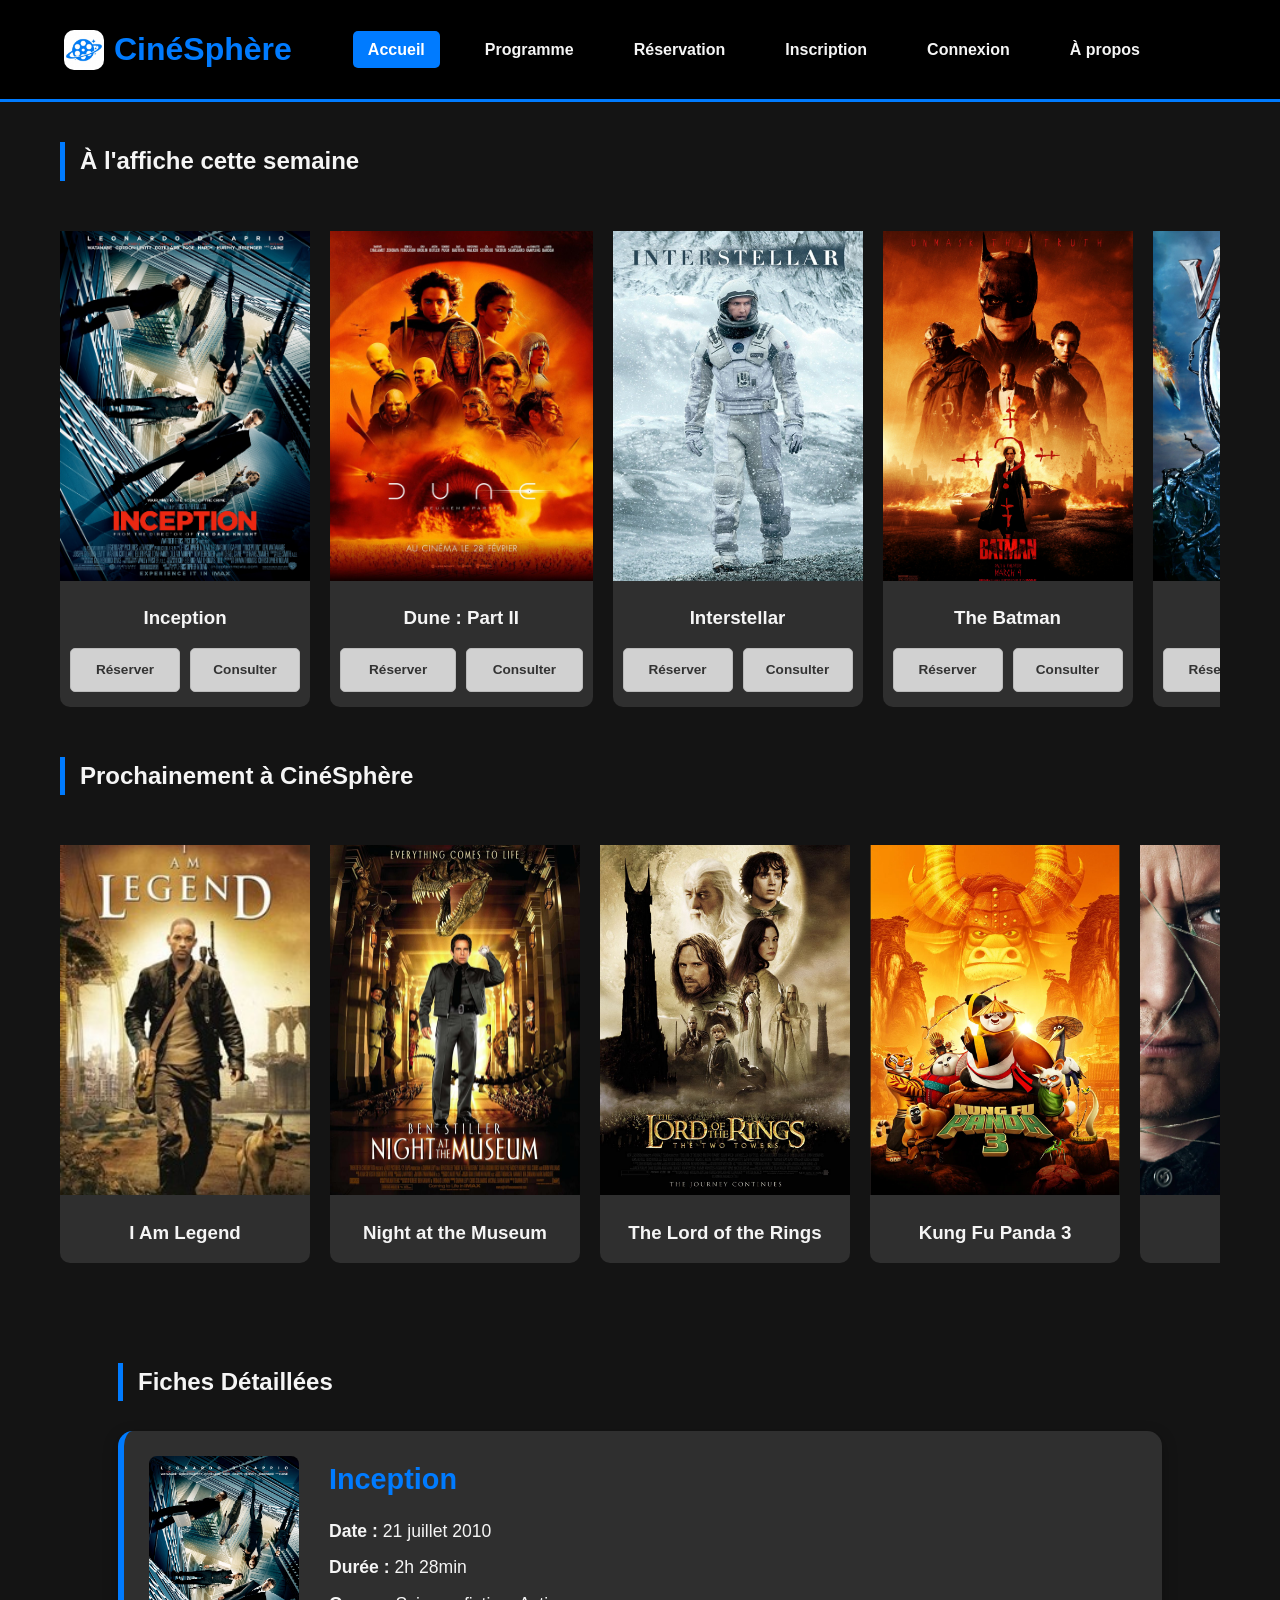
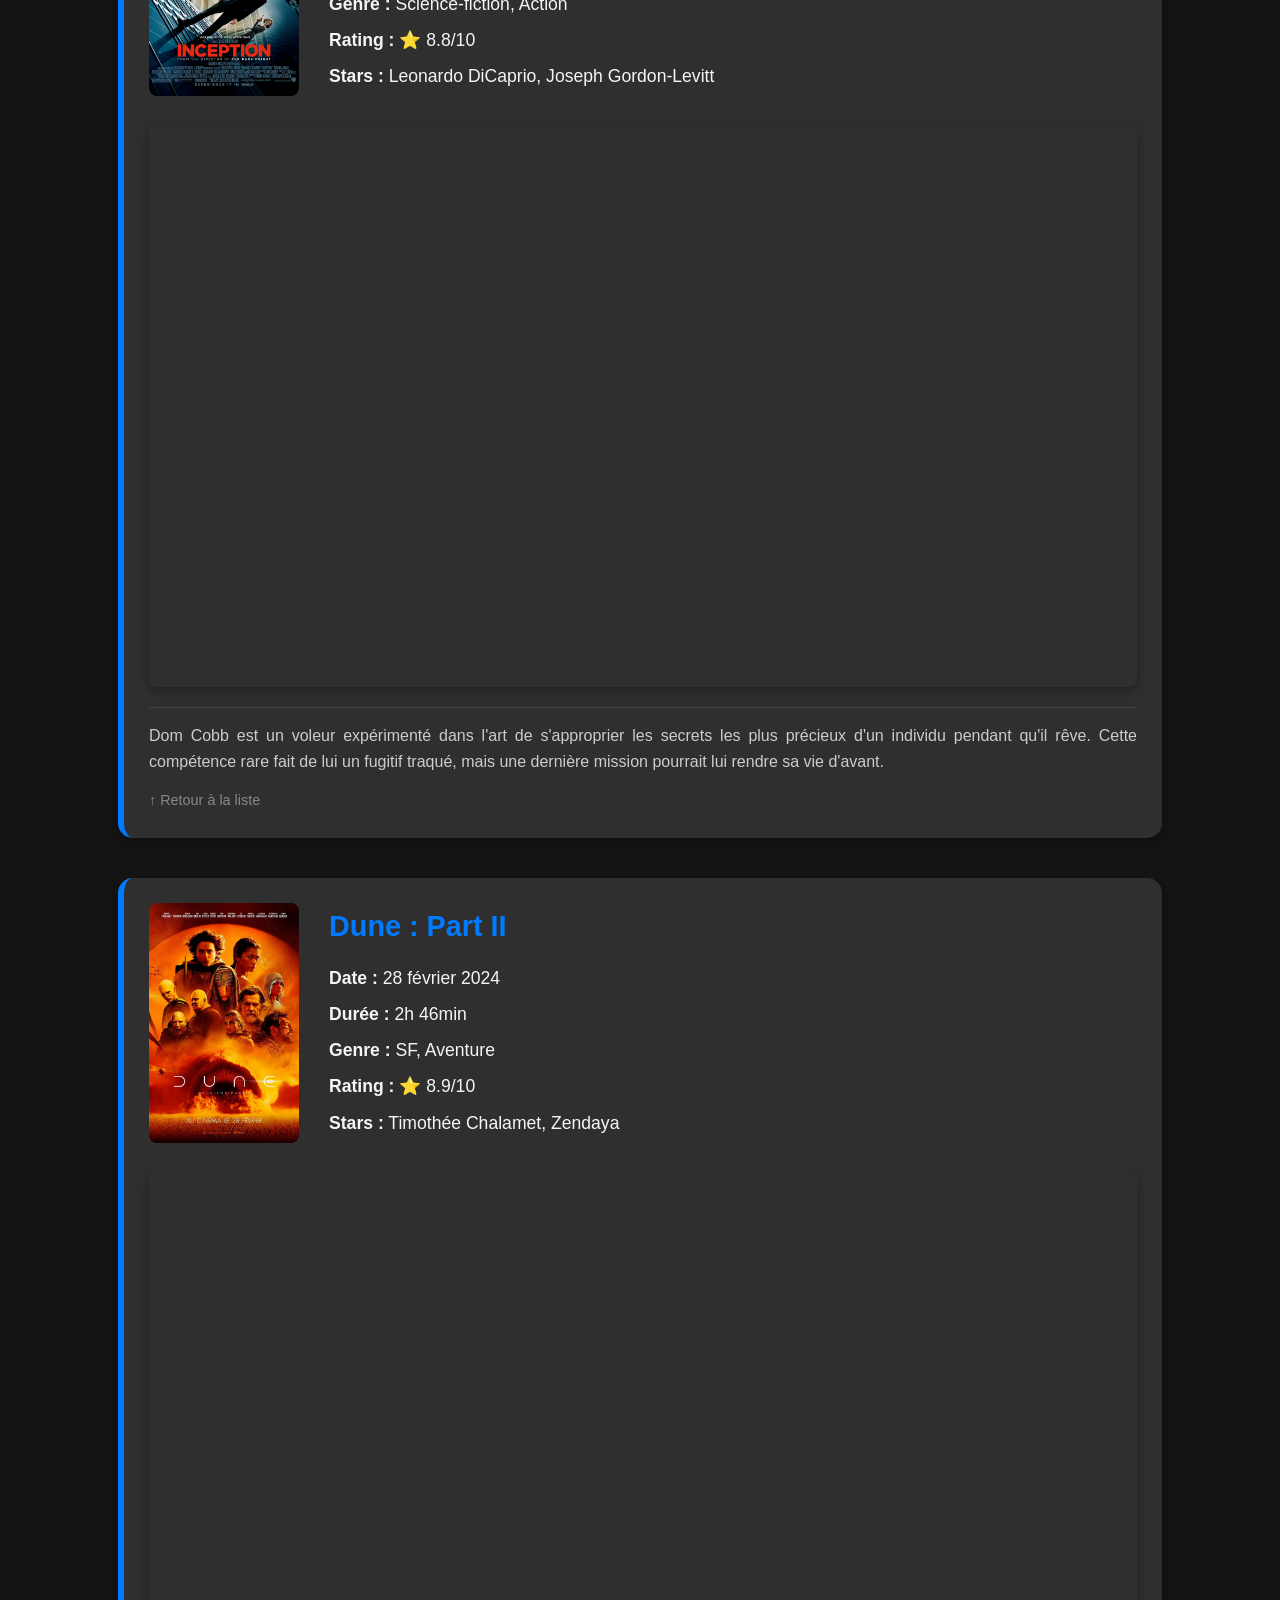
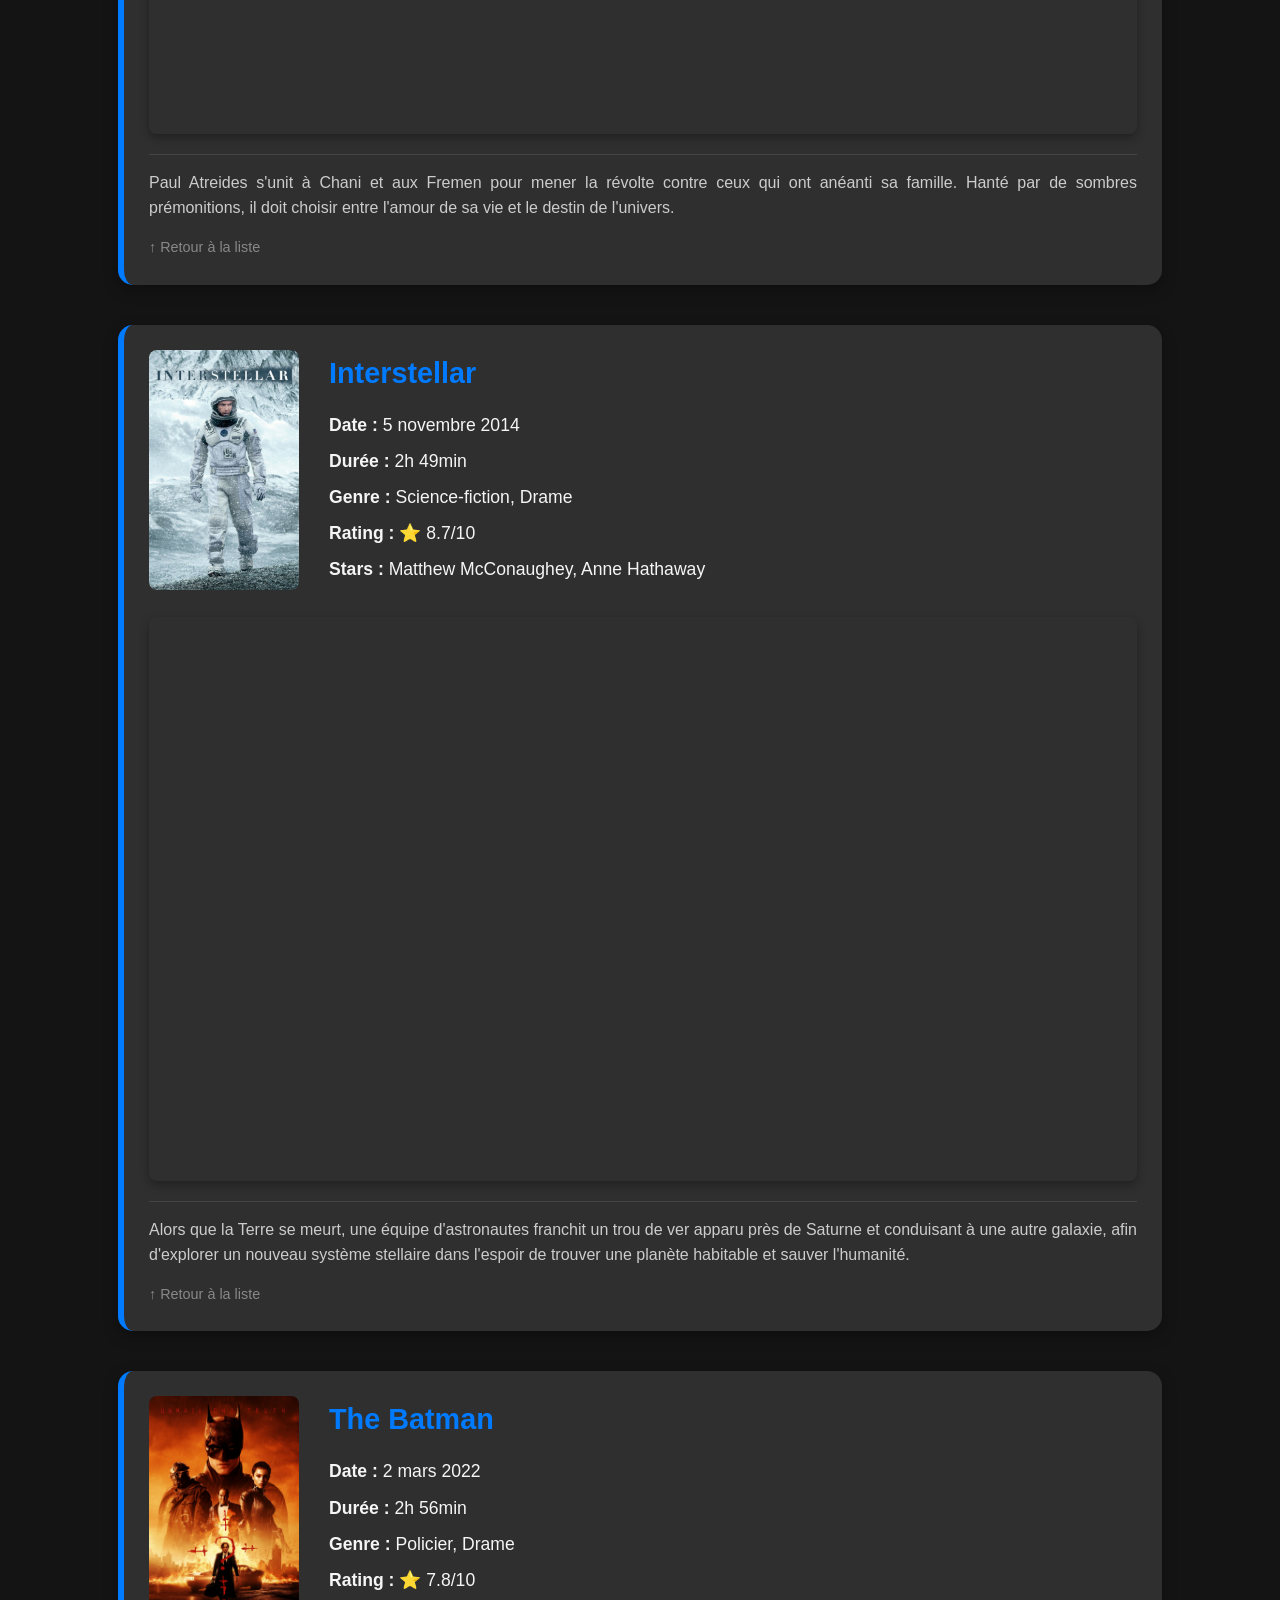
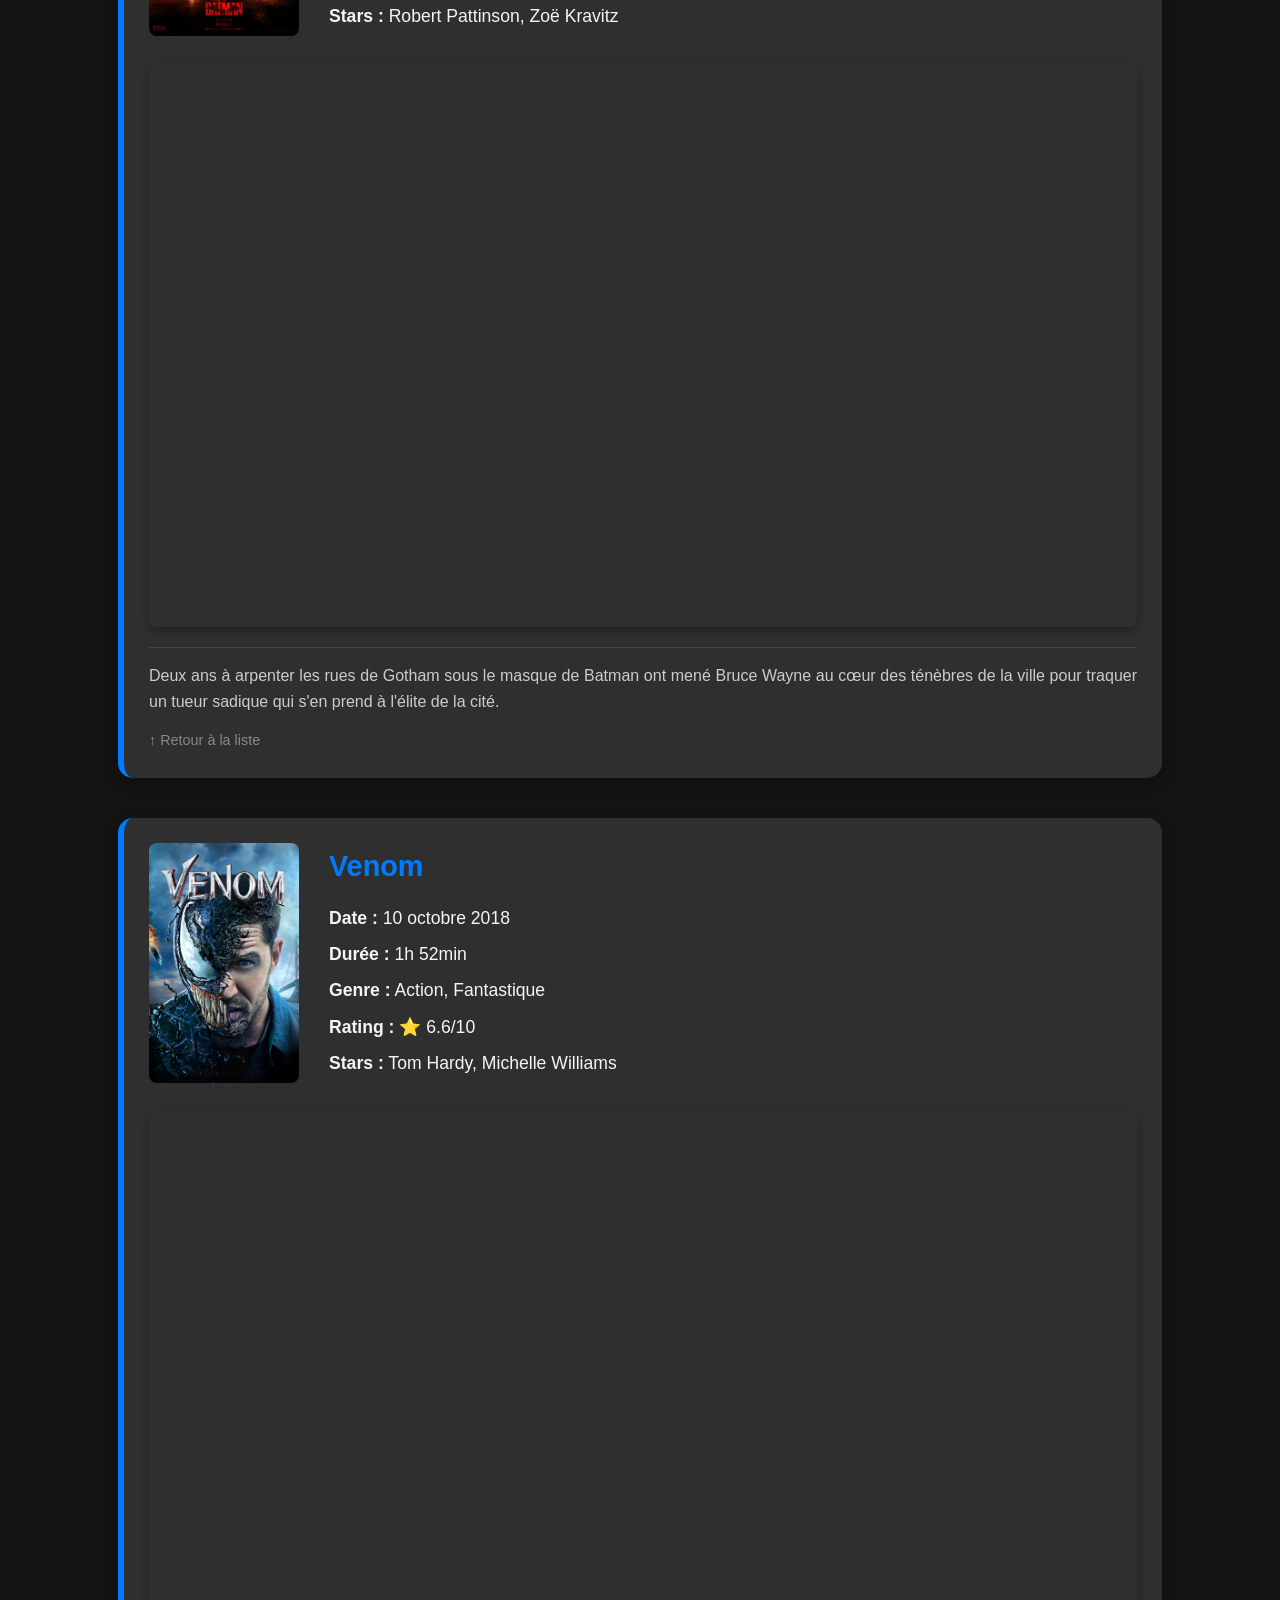
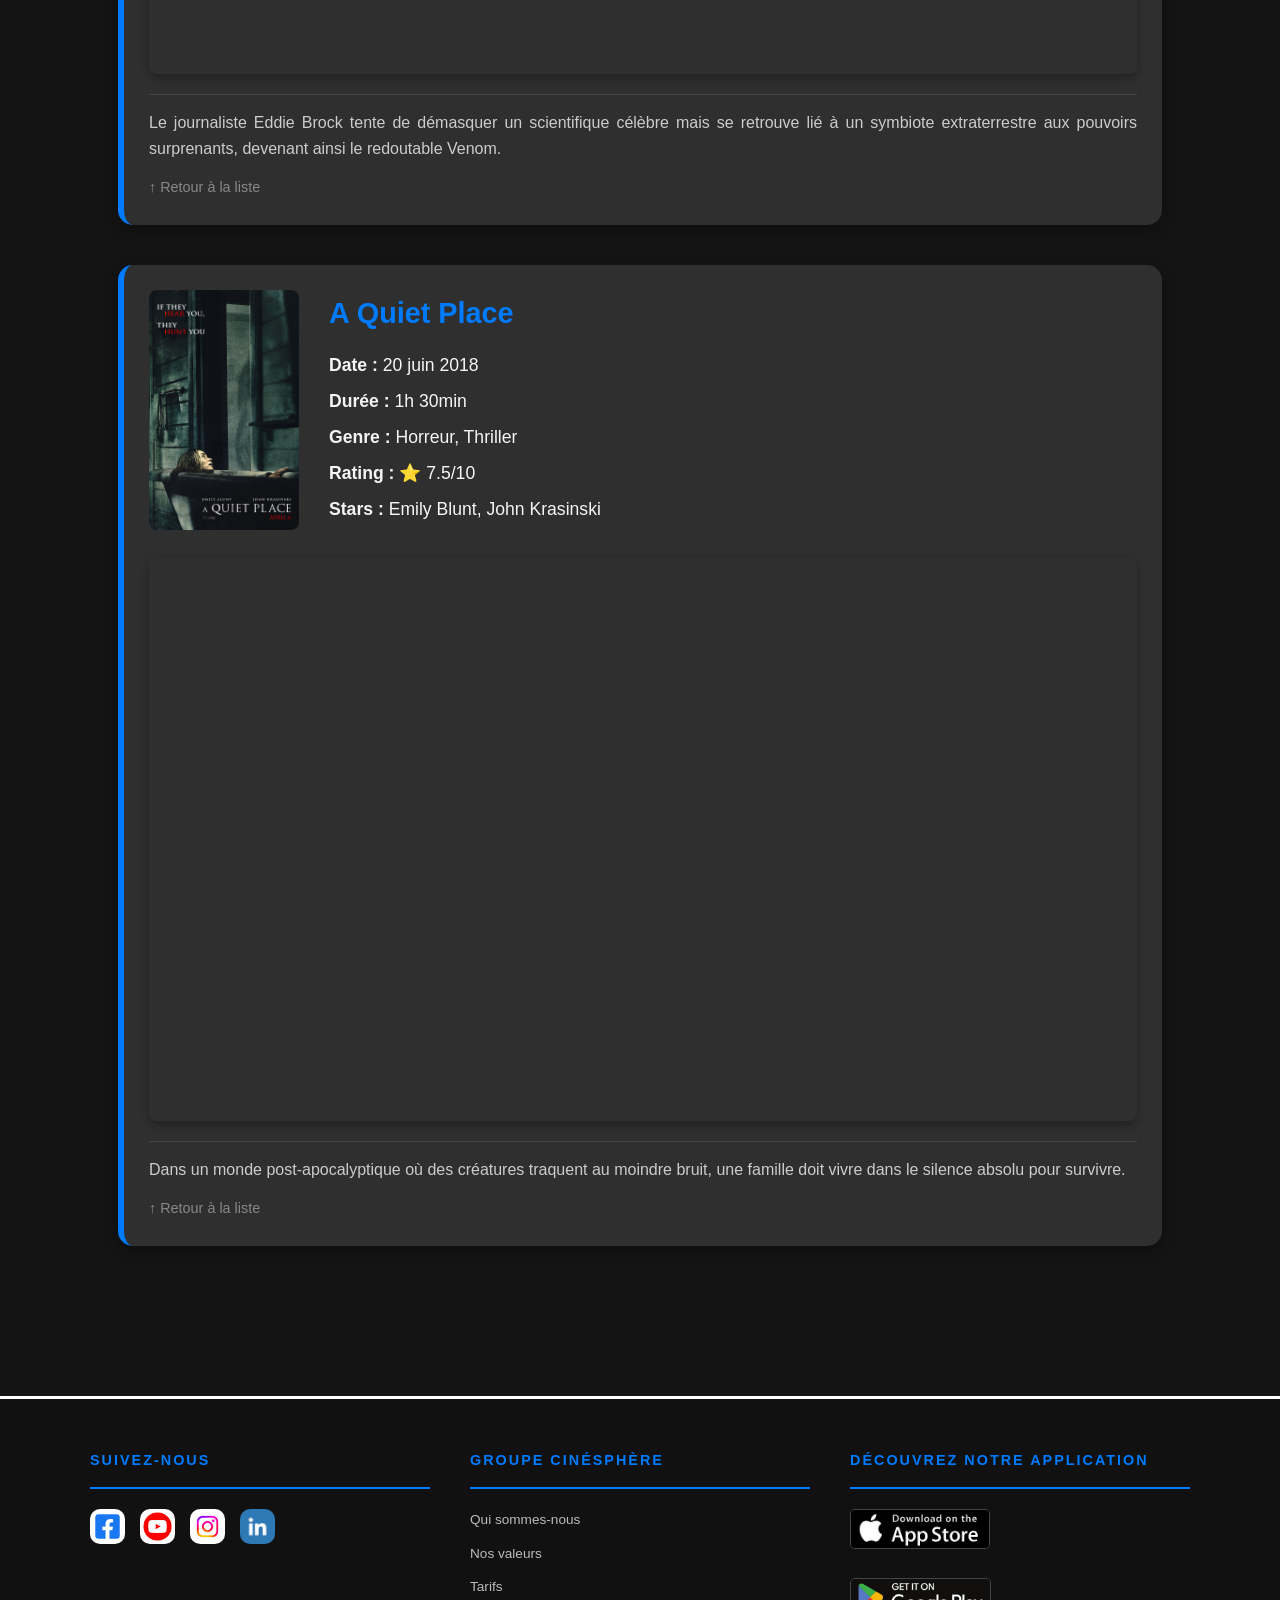
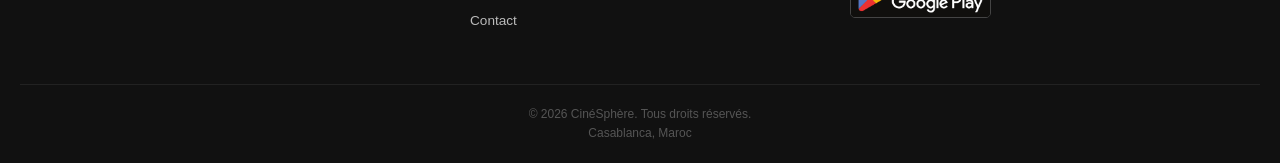
<file: Projet_CineSphere_Bouhamla_Oussama_G11/index.html>
<!DOCTYPE html>

<html lang="fr">

<head>

    <meta charset="UTF-8">
    <meta name="viewport" content="width=device-width, initial-scale=1.0">
    <title>CinéSphère | Accueil</title>
    <link rel="stylesheet" href="css/styles.css">
    <link rel="icon" type="image/jpg" href="images/logo.jpg">

</head>

<body id="top">

    <header>

        <h1 class="logo">
            <img src="images/logo.jpg" alt="Logo de CinéSphère">
            CinéSphère
        </h1>
        
        <nav>
            <ul>
                <li><a href="index.html" class="active">Accueil</a></li>
                <li><a href="planning.html">Programme</a></li>
                <li><a href="booking.html">Réservation</a></li>
                <li><a href="signup.html">Inscription</a></li>
                <li><a href="login.html">Connexion</a></li>
                <li><a href="about.html">À propos</a></li>
            </ul>
        </nav>

    </header>

    <main>

        <section class="slider-container">

            <h2 class="effet-pulse">À l'affiche cette semaine</h2>

            <div class="movie-slider">

                <article class="movie-card">

                    <img src="images/film1.jpg" alt="Inception">
                    <h3>Inception</h3>

                    <div class="card-buttons">
                        <a href="booking.html" class="btn">Réserver</a>
                        <a href="#details-inception" class="btn-info">Consulter</a>
                    </div>

                </article>
                
                <article class="movie-card">

                    <img src="images/film2.jpg" alt="Dune">
                    <h3>Dune : Part II</h3>

                    <div class="card-buttons">
                        <a href="booking.html" class="btn">Réserver</a>
                        <a href="#details-dune" class="btn-info">Consulter</a>
                    </div>

                </article>

                <article class="movie-card">

                    <img src="images/film3.jpg" alt="Interstellar">
                    <h3>Interstellar</h3>

                    <div class="card-buttons">
                        <a href="booking.html" class="btn">Réserver</a>
                        <a href="#details-interstellar" class="btn-info">Consulter</a>
                    </div>

                </article>
                
                <article class="movie-card">

                    <img src="images/film4.jpg" alt="The Batman">
                    <h3>The Batman</h3>

                    <div class="card-buttons">
                        <a href="booking.html" class="btn">Réserver</a>
                        <a href="#details-batman" class="btn-info">Consulter</a>
                    </div>

                </article>

                <article class="movie-card">

                    <img src="images/film5.jpg" alt="Venom">
                    <h3>Venom</h3>

                    <div class="card-buttons">
                        <a href="booking.html" class="btn">Réserver</a>
                        <a href="#details-venom" class="btn-info">Consulter</a>
                    </div>

                </article>
                
                <article class="movie-card">

                    <img src="images/film6.jpg" alt="A Quiet Place">
                    <h3>A Quiet Place</h3>

                    <div class="card-buttons">
                        <a href="booking.html" class="btn">Réserver</a>
                        <a href="#details-quiet" class="btn-info">Consulter</a>
                    </div>

                </article>

            </div>
        </section>
            

        <section class="upcoming-movies">

            <h2 class="effet-pulse">Prochainement à CinéSphère</h2>

            <div class="movie-slider">

                <article class="movie-card">
                    <img src="images/film7.jpg" alt="I Am Legend">
                    <h3>I Am Legend</h3>
                </article>
                
                <article class="movie-card">
                    <img src="images/film8.jpg" alt="Night at the Museum">
                    <h3>Night at the Museum</h3>
                </article>

                <article class="movie-card">
                    <img src="images/film9.jpg" alt="The Lord of the Rings">
                    <h3>The Lord of the Rings</h3>
                </article>
                
                <article class="movie-card">
                    <img src="images/film10.png" alt="Kung Fu Panda 3">
                    <h3>Kung Fu Panda 3</h3>
                </article>

                <article class="movie-card">
                    <img src="images/film11.jpg" alt="Split">
                    <h3>Split</h3>
                </article>
                
                <article class="movie-card">
                    <img src="images/film12.png" alt="Whiplash">
                    <h3>Whiplash</h3>
                </article>

            </div>
        </section>

        <section class="movie-details-section">

            <h2 class="effet-pulse">Fiches Détaillées</h2>

            <div id="details-inception" class="movie-detail-card">

                <div class="detail-header">
                    <div class="detail-img">
                        <img src="images/film1.jpg" alt="Inception">
                    </div>
                    <div class="detail-info">
                        <h3>Inception</h3>
                        <ul>
                            <li><strong>Date :</strong> 21 juillet 2010</li>
                            <li><strong>Durée :</strong> 2h 28min</li>
                            <li><strong>Genre :</strong> Science-fiction, Action</li>
                            <li><strong>Rating :</strong> ⭐ 8.8/10</li>
                            <li><strong>Stars :</strong> Leonardo DiCaprio, Joseph Gordon-Levitt</li>
                        </ul>
                    </div>
                </div>

                
                <div class="detail-trailer">
                <iframe src="https://www.youtube.com/embed/8hP9D6kZseM" title="YouTube video player" allowfullscreen></iframe>
                </div>

                <div class="detail-description">
                    <p>Dom Cobb est un voleur expérimenté dans l'art de s'approprier les secrets les plus précieux d'un individu pendant qu'il rêve. Cette compétence rare fait de lui un fugitif traqué, mais une dernière mission pourrait lui rendre sa vie d'avant.</p>
                    <a href="#top" class="back-link">↑ Retour à la liste</a>
                </div>

            </div>

            <div id="details-dune" class="movie-detail-card">

                <div class="detail-header">
                    <div class="detail-img">
                        <img src="images/film2.jpg" alt="Dune 2">
                    </div>
                    <div class="detail-info">
                        <h3>Dune : Part II</h3>
                        <ul>
                            <li><strong>Date :</strong> 28 février 2024</li>
                            <li><strong>Durée :</strong> 2h 46min</li>
                            <li><strong>Genre :</strong> SF, Aventure</li>
                            <li><strong>Rating :</strong> ⭐ 8.9/10</li>
                            <li><strong>Stars :</strong> Timothée Chalamet, Zendaya</li>
                        </ul>
                    </div>
                </div>


                <div class="detail-trailer">
                <iframe src="https://www.youtube.com/embed/_YUzQa_1RCE" title="YouTube video player" allowfullscreen></iframe>
                </div>

                <div class="detail-description">
                    <p>Paul Atreides s'unit à Chani et aux Fremen pour mener la révolte contre ceux qui ont anéanti sa famille. Hanté par de sombres prémonitions, il doit choisir entre l'amour de sa vie et le destin de l'univers.</p>
                    <a href="#top" class="back-link">↑ Retour à la liste</a>
                </div>

            </div>
            
            <div id="details-interstellar" class="movie-detail-card">

                <div class="detail-header">
                    <div class="detail-img">
                        <img src="images/film3.jpg" alt="Interstellar">
                    </div>
                    <div class="detail-info">
                        <h3>Interstellar</h3>
                        <ul>
                            <li><strong>Date :</strong> 5 novembre 2014</li>
                            <li><strong>Durée :</strong> 2h 49min</li>
                            <li><strong>Genre :</strong> Science-fiction, Drame</li>
                            <li><strong>Rating :</strong> ⭐ 8.7/10</li>
                            <li><strong>Stars :</strong> Matthew McConaughey, Anne Hathaway</li>
                        </ul>
                    </div>
                </div>

                <div class="detail-trailer">
                <iframe src="https://www.youtube.com/embed/zSWdZVtXT7E" title="YouTube video player" allowfullscreen></iframe>
                </div>

                <div class="detail-description">
                    <p>Alors que la Terre se meurt, une équipe d'astronautes franchit un trou de ver apparu près de Saturne et conduisant à une autre galaxie, afin d'explorer un nouveau système stellaire dans l'espoir de trouver une planète habitable et sauver l'humanité.</p>
                    <a href="#top" class="back-link">↑ Retour à la liste</a>
                </div>
            </div>

            <div id="details-batman" class="movie-detail-card">
                <div class="detail-header">
                    <div class="detail-img">
                        <img src="images/film4.jpg" alt="The Batman">
                    </div>
                    <div class="detail-info">
                        <h3>The Batman</h3>
                        <ul>
                            <li><strong>Date :</strong> 2 mars 2022</li>
                            <li><strong>Durée :</strong> 2h 56min</li>
                            <li><strong>Genre :</strong> Policier, Drame</li>
                            <li><strong>Rating :</strong> ⭐ 7.8/10</li>
                            <li><strong>Stars :</strong> Robert Pattinson, Zoë Kravitz</li>
                        </ul>
                    </div>
                </div>

                <div class="detail-trailer">
                <iframe src="https://www.youtube.com/embed/NLOp_6uPccQ" title="YouTube video player" allowfullscreen></iframe>
                </div>
                

                <div class="detail-description">
                    <p>Deux ans à arpenter les rues de Gotham sous le masque de Batman ont mené Bruce Wayne au cœur des ténèbres de la ville pour traquer un tueur sadique qui s'en prend à l'élite de la cité.</p>
                    <a href="#top" class="back-link">↑ Retour à la liste</a>
                </div>

            </div>

            <div id="details-venom" class="movie-detail-card">
                <div class="detail-header">
                    <div class="detail-img">
                        <img src="images/film5.jpg" alt="Venom">
                    </div>
                    <div class="detail-info">
                        <h3>Venom</h3>
                        <ul>
                            <li><strong>Date :</strong> 10 octobre 2018</li>
                            <li><strong>Durée :</strong> 1h 52min</li>
                            <li><strong>Genre :</strong> Action, Fantastique</li>
                            <li><strong>Rating :</strong> ⭐ 6.6/10</li>
                            <li><strong>Stars :</strong> Tom Hardy, Michelle Williams</li>
                        </ul>
                    </div>
                </div>

                <div class="detail-trailer">
                    <iframe src="https://www.youtube.com/embed/u9Mv98Gr5pY" title="YouTube video player" allowfullscreen></iframe>
                </div>


                <div class="detail-description">
                    <p>Le journaliste Eddie Brock tente de démasquer un scientifique célèbre mais se retrouve lié à un symbiote extraterrestre aux pouvoirs surprenants, devenant ainsi le redoutable Venom.</p>
                    <a href="#top" class="back-link">↑ Retour à la liste</a>
                </div>

            </div>

            <div id="details-quiet" class="movie-detail-card">
                <div class="detail-header">
                    <div class="detail-img">
                        <img src="images/film6.jpg" alt="A Quiet Place">
                    </div>
                    <div class="detail-info">
                        <h3>A Quiet Place</h3>
                        <ul>
                            <li><strong>Date :</strong> 20 juin 2018</li>
                            <li><strong>Durée :</strong> 1h 30min</li>
                            <li><strong>Genre :</strong> Horreur, Thriller</li>
                            <li><strong>Rating :</strong> ⭐ 7.5/10</li>
                            <li><strong>Stars :</strong> Emily Blunt, John Krasinski</li>
                        </ul>
                    </div>
                </div>

                <div class="detail-trailer">
                <iframe src="https://www.youtube.com/embed/WR7cc5t7tv8" title="YouTube video player" allowfullscreen></iframe>
                </div>

                <div class="detail-description">
                    <p>Dans un monde post-apocalyptique où des créatures traquent au moindre bruit, une famille doit vivre dans le silence absolu pour survivre.</p>
                    <a href="#top" class="back-link">↑ Retour à la liste</a>
                </div>
            </div>

        </section>

    </main>

    <footer class="site-footer">

        <div class="footer-container">
            
        <div class="footer-column">
                <h3>Suivez-nous</h3>
                <hr>
                <div class="social-icons"> 
                    <a href="https://www.facebook.com" target="_blank" rel="noopener noreferrer"><img src="images/logo-face.png" alt="Facebook"></a>
                    <a href="https://www.youtube.com" target="_blank" rel="noopener noreferrer"><img src="images/logo-you.png" alt="YouTube"></a>
                    <a href="https://www.instagram.com" target="_blank" rel="noopener noreferrer"><img src="images/logo-insta.jpg" alt="Instagram"></a>
                    <a href="https://www.linkedin.com" target="_blank" rel="noopener noreferrer"><img src="images/logo-in.png" alt="LinkedIn"></a>
                </div>
            </div>

            <div class="footer-column">
                <h3>Groupe CinéSphère</h3>
                <hr>
                <ul>
                    <li><a href="about.html#qui-sommes-nous">Qui sommes-nous</a></li>
                    <li><a href="about.html#nos-valeurs">Nos valeurs</a></li>
                    <li><a href="planning.html">Tarifs</a></li>
                    <li><a href="about.html#contact">Contact</a></li>
                </ul>
            </div>

            <div class="footer-column">
                <h3>Découvrez notre application</h3>
                <hr>
                <div class="app-badges">
                    <a href="https://www.apple.com/fr/app-store/" class="badge-link" target="_blank" rel="noopener noreferrer">
                        <img src="images/app-logo.png" alt="App Store">
                    </a>
                    <a href="https://play.google.com/store/apps?hl=fr" class="badge-link" target="_blank" rel="noopener noreferrer">
                        <img src="images/play-logo.png" alt="Google Play">
                    </a>
                </div>
            </div>

        </div>

        <div class="footer-bottom">
            <p>© 2026 CinéSphère. Tous droits réservés.</p>
            <p>Casablanca, Maroc</p>
        </div>

    </footer>

    <script src="js/pulse.js"></script>

</body>

</html>
</file>
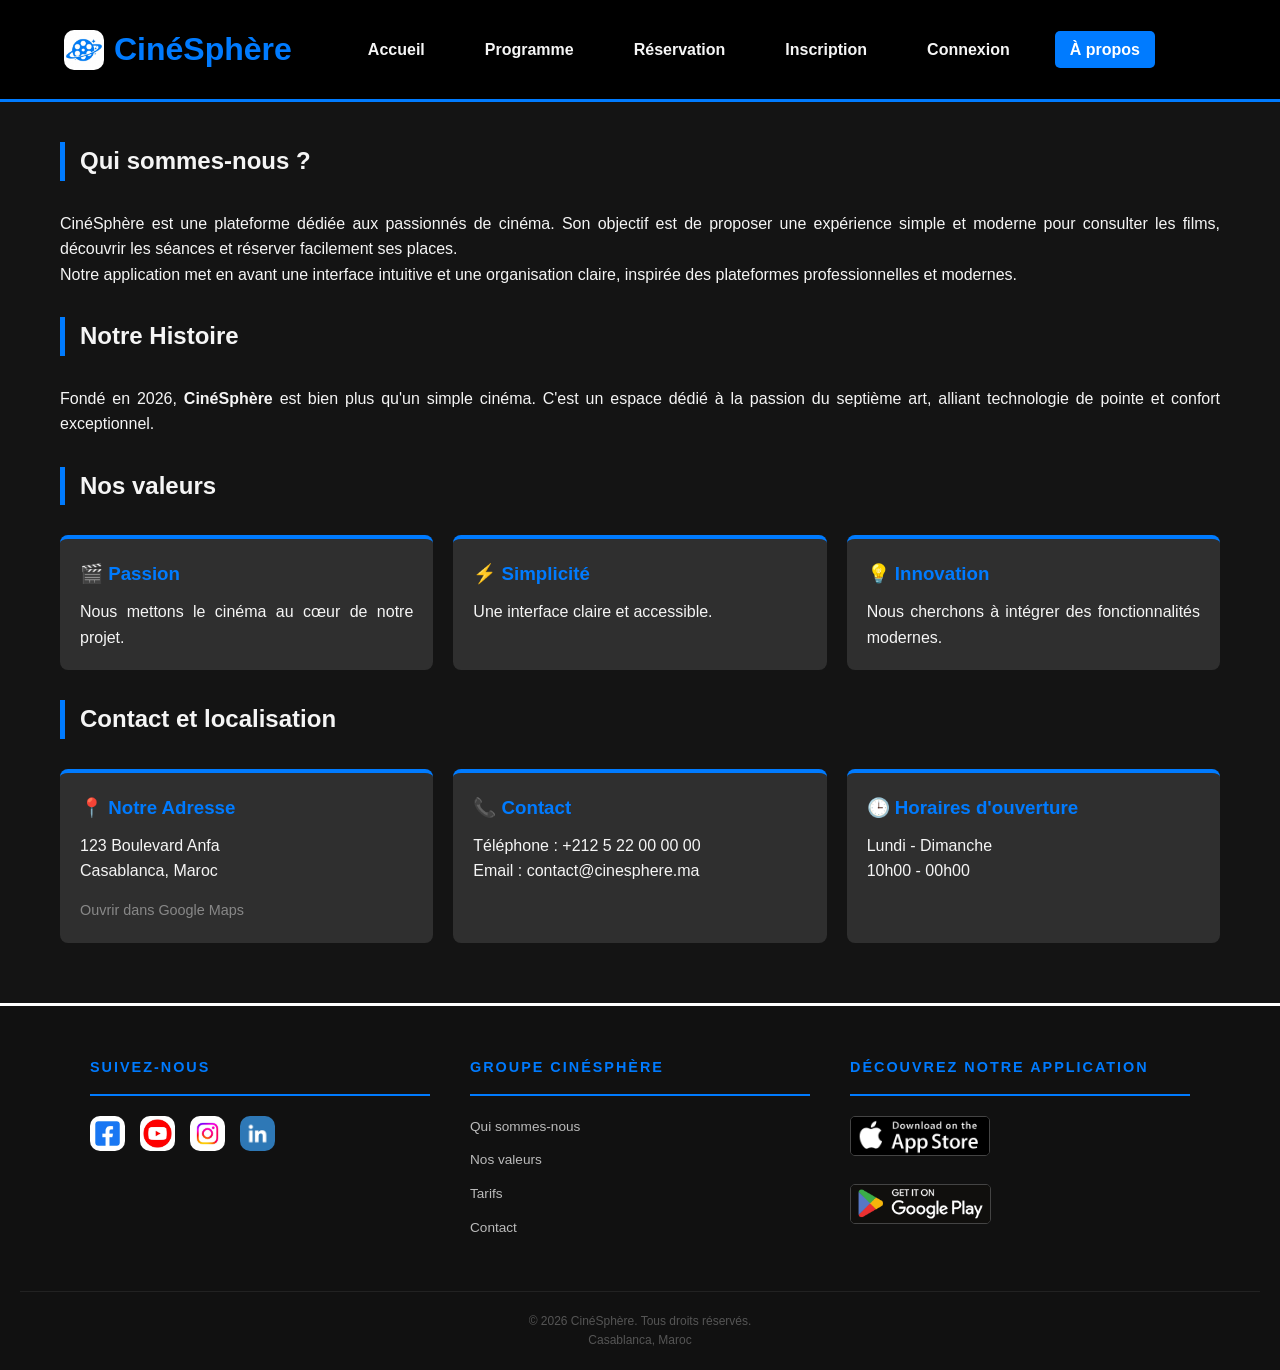
<file: Projet_CineSphere_Bouhamla_Oussama_G11/about.html>
<!DOCTYPE html>

<html lang="fr">

<head>

    <meta charset="UTF-8">
    <meta name="viewport" content="width=device-width, initial-scale=1.0">
    <title>CinéSphère | À propos</title>
    <link rel="stylesheet" href="css/styles.css">
    <link rel="icon" type="image/jpg" href="images/logo.jpg">

</head>

<body>

    <header>

        <h1 class="logo">
            <img src="images/logo.jpg" alt="logo">
            CinéSphère
        </h1>
        
        <nav>
            <ul>
                <li><a href="index.html">Accueil</a></li>
                <li><a href="planning.html">Programme</a></li>
                <li><a href="booking.html">Réservation</a></li>
                <li><a href="signup.html">Inscription</a></li>
                <li><a href="login.html">Connexion</a></li>
                <li><a href="about.html" class="active">À propos</a></li>
            </ul>
        </nav>
    </header>

    <main class="about-content">

        <section id="qui-sommes-nous">

            <h2>Qui sommes-nous ?</h2>
            <p>
                CinéSphère est une plateforme dédiée aux passionnés de cinéma. 
                Son objectif est de proposer une expérience simple 
                et moderne pour consulter les films, découvrir les séances et réserver facilement ses places.
            </p>
            <p> Notre application met en avant une interface intuitive et une organisation claire, 
                inspirée des plateformes professionnelles et modernes. 
            </p>

            <h2>Notre Histoire</h2>
            <p>
                Fondé en 2026, <strong>CinéSphère</strong> est bien plus qu'un simple cinéma.
                C'est un espace dédié à la passion du septième art, 
                alliant technologie de pointe et confort exceptionnel.
            </p>

        </section>

        <section id="nos-valeurs">

            <h2>Nos valeurs</h2>
            <div class="info-grid">
                <div class="info-card">
                    <h3>🎬 Passion</h3>
                    <p>Nous mettons le cinéma au cœur de notre projet.</p>
                </div>
                <div class="info-card">
                    <h3>⚡ Simplicité</h3>
                    <p>Une interface claire et accessible.</p>
                </div>
                <div class="info-card">
                    <h3>💡 Innovation</h3>
                    <p>Nous cherchons à intégrer des fonctionnalités modernes.</p>
                </div>
            </div>

        </section>

        <section id="contact">

            <h2>Contact et localisation</h2>
            <div class="info-grid">
                <div class="info-card">
                    <h3>📍 Notre Adresse</h3>
                    <p>123 Boulevard Anfa<br>Casablanca, Maroc</p>
                    <p><a href="https://maps.app.goo.gl/mNTXzLqVTPxFw11F7" target="_blank" rel="noopener noreferrer" id="adresse">Ouvrir dans Google Maps</a></p>
                </div>
                
                <div class="info-card">
                    <h3>📞 Contact</h3>
                    <p>Téléphone : +212 5 22 00 00 00<br>Email : contact@cinesphere.ma</p>
                </div>

                <div class="info-card">
                    <h3>🕒 Horaires d'ouverture</h3>
                    <p>Lundi - Dimanche<br>10h00 - 00h00</p>
                </div> <!-- Ajout de la div manquante ici -->
            </div>

        </section>

    </main>

    <footer class="site-footer">

        <div class="footer-container">
            
        <div class="footer-column">
                <h3>Suivez-nous</h3>
                <hr>
                <div class="social-icons"> 
                    <a href="https://www.facebook.com" target="_blank" rel="noopener noreferrer"><img src="images/logo-face.png" alt="Facebook"></a>
                    <a href="https://www.youtube.com" target="_blank" rel="noopener noreferrer"><img src="images/logo-you.png" alt="YouTube"></a>
                    <a href="https://www.instagram.com" target="_blank" rel="noopener noreferrer"><img src="images/logo-insta.jpg" alt="Instagram"></a>
                    <a href="https://www.linkedin.com" target="_blank" rel="noopener noreferrer"><img src="images/logo-in.png" alt="LinkedIn"></a>
                </div>
            </div>

            <div class="footer-column">
                <h3>Groupe CinéSphère</h3>
                <hr>
                <ul>
                    <li><a href="about.html#qui-sommes-nous">Qui sommes-nous</a></li>
                    <li><a href="about.html#nos-valeurs">Nos valeurs</a></li>
                    <li><a href="planning.html">Tarifs</a></li>
                    <li><a href="about.html#contact">Contact</a></li>
                </ul>
            </div>

            <div class="footer-column">
                <h3>Découvrez notre application</h3>
                <hr>
                <div class="app-badges">
                    <a href="https://www.apple.com/fr/app-store/" class="badge-link" target="_blank" rel="noopener noreferrer">
                        <img src="images/app-logo.png" alt="App Store">
                    </a>
                    <a href="https://play.google.com/store/apps?hl=fr" class="badge-link" target="_blank" rel="noopener noreferrer">
                        <img src="images/play-logo.png" alt="Google Play">
                    </a>
                </div>
            </div>

        </div>

        <div class="footer-bottom">
            <p>© 2026 CinéSphère. Tous droits réservés.</p>
            <p>Casablanca, Maroc</p>
        </div>

    </footer>

</body>

</html>
</file>
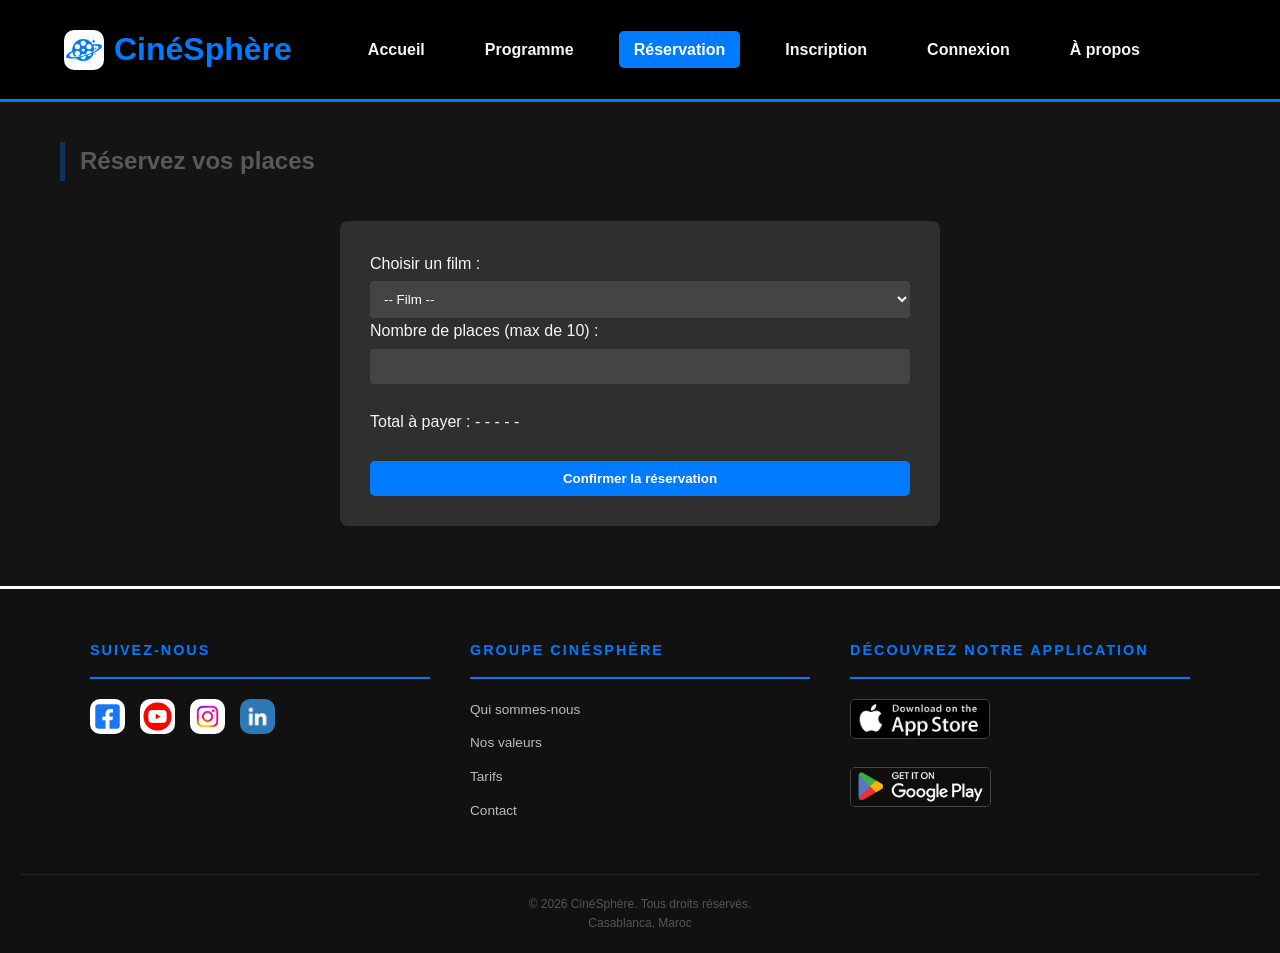
<file: Projet_CineSphere_Bouhamla_Oussama_G11/booking.html>
<!DOCTYPE html>

<html lang="fr">

<head>

    <meta charset="UTF-8">
    <title>CinéSphère | Réservation</title>
    <link rel="stylesheet" href="css/styles.css">
    <link rel="icon" type="image/jpg" href="images/logo.jpg">

</head>

<body>

    <header>

        <h1 class="logo">
            <img src="images/logo.jpg" alt="Logo de CinéSphère">CinéSphère
        </h1>
        
        <nav>
            <ul>
                <li><a href="index.html">Accueil</a></li>
                <li><a href="planning.html">Programme</a></li>
                <li><a href="booking.html" class="active">Réservation</a></li>
                <li><a href="signup.html">Inscription</a></li>
                <li><a href="login.html">Connexion</a></li>
                <li><a href="about.html">À propos</a></li>
            </ul>
        </nav>
    </header>

    <main>
        
        <h2 class="effet-pulse">Réservez vos places</h2>
        <form id="booking-form">
            
            <label for="movie-select">Choisir un film :</label>
            <select id="movie-select" required>
                <option value="" disabled selected hidden>-- Film --</option>
                <option value="90">Inception (90 DH)</option>
                <option value="85">Dune : Part II (85 DH)</option>
                <option value="85">Interstellar (85 DH)</option>
                <option value="95">The Batman (95 DH)</option>
                <option value="85">Venom (85 DH)</option>
                <option value="85">A Quiet Place (85 DH)</option>
            </select>

            <label for="quantity">Nombre de places (max de 10) :</label>
            <input type="number" id="quantity" min="1" max="10" step="1" required>
            
            <br><br>
            <div class="price-display">
                <p>Total à payer : <span id="total-price">- - - - -</span></p>
            </div>
            <br>
            <button type="submit" id="btn-book">Confirmer la réservation</button>
        </form>

    </main>

    <footer class="site-footer">

        <div class="footer-container">
            
        <div class="footer-column">
                <h3>Suivez-nous</h3>
                <hr>
                <div class="social-icons"> 
                    <a href="https://www.facebook.com" target="_blank" rel="noopener noreferrer"><img src="images/logo-face.png" alt="Facebook"></a>
                    <a href="https://www.youtube.com" target="_blank" rel="noopener noreferrer"><img src="images/logo-you.png" alt="YouTube"></a>
                    <a href="https://www.instagram.com" target="_blank" rel="noopener noreferrer"><img src="images/logo-insta.jpg" alt="Instagram"></a>
                    <a href="https://www.linkedin.com" target="_blank" rel="noopener noreferrer"><img src="images/logo-in.png" alt="LinkedIn"></a>
                </div>
            </div>

            <div class="footer-column">
                <h3>Groupe CinéSphère</h3>
                <hr>
                <ul>
                    <li><a href="about.html#qui-sommes-nous">Qui sommes-nous</a></li>
                    <li><a href="about.html#nos-valeurs">Nos valeurs</a></li>
                    <li><a href="planning.html">Tarifs</a></li>
                    <li><a href="about.html#contact">Contact</a></li>
                </ul>
            </div>

            <div class="footer-column">
                <h3>Découvrez notre application</h3>
                <hr>
                <div class="app-badges">
                    <a href="https://www.apple.com/fr/app-store/" class="badge-link" target="_blank" rel="noopener noreferrer">
                        <img src="images/app-logo.png" alt="App Store">
                    </a>
                    <a href="https://play.google.com/store/apps?hl=fr" class="badge-link" target="_blank" rel="noopener noreferrer">
                        <img src="images/play-logo.png" alt="Google Play">
                    </a>
                </div>
            </div>

        </div>

        <div class="footer-bottom">
            <p>© 2026 CinéSphère. Tous droits réservés.</p>
            <p>Casablanca, Maroc</p>
        </div>

    </footer>

    <script src="js/booking.js"></script>
    <script src="js/pulse.js"></script>

</body>
</html>
</file>
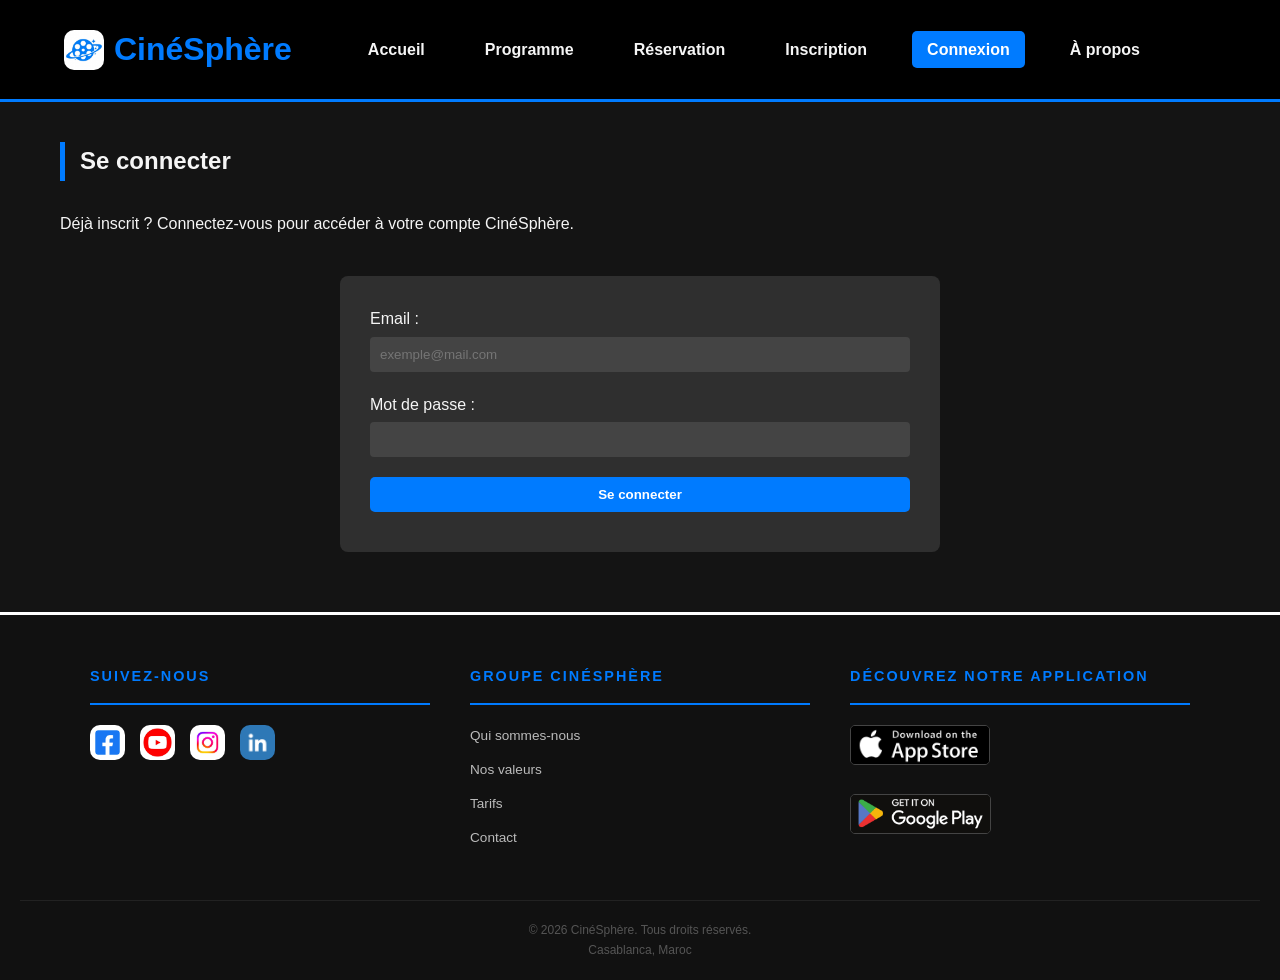
<file: Projet_CineSphere_Bouhamla_Oussama_G11/login.html>
<!DOCTYPE html>

<html lang="fr">

<head>

    <meta charset="UTF-8">
    <meta name="viewport" content="width=device-width, initial-scale=1.0">
    <title>CinéSphère | Connexion</title>
    <link rel="stylesheet" href="css/styles.css">
    <link rel="icon" type="image/jpg" href="images/logo.jpg">

</head>

<body>

    <header>

        <h1 class="logo">
            <img src="images/logo.jpg" alt="Logo de CinéSphère">
            CinéSphère
        </h1>
        
        <nav>
            <ul>
                <li><a href="index.html">Accueil</a></li>
                <li><a href="planning.html">Programme</a></li>
                <li><a href="booking.html">Réservation</a></li>
                <li><a href="signup.html">Inscription</a></li>
                <li><a href="login.html" class="active">Connexion</a></li>
                <li><a href="about.html">À propos</a></li>
            </ul>
        </nav>
    </header>

    <main>

        <section class="form-container">
            <h2 class="effet-pulse">Se connecter</h2>
            <p>Déjà inscrit ? Connectez-vous pour accéder à votre compte CinéSphère.</p>

            <form id="login-form">
                
                <div class="form-group">
                    <label for="login-email">Email :</label>
                    <input type="email" id="login-email" required placeholder="exemple@mail.com">
                </div>

                <div class="form-group">
                    <label for="login-password">Mot de passe :</label>
                    <input type="password" id="login-password" required>
                </div>

                <button type="submit" id="btn-login">Se connecter</button>

                <div id="login-message" class="form-message"></div>

            </form>
        </section>
    </main>

    <footer class="site-footer">
        <div class="footer-container">
            
        <div class="footer-column">
                <h3>Suivez-nous</h3>
                <hr>
                <div class="social-icons"> 
                    <a href="https://www.facebook.com" target="_blank" rel="noopener noreferrer"><img src="images/logo-face.png" alt="Facebook"></a>
                    <a href="https://www.youtube.com" target="_blank" rel="noopener noreferrer"><img src="images/logo-you.png" alt="YouTube"></a>
                    <a href="https://www.instagram.com" target="_blank" rel="noopener noreferrer"><img src="images/logo-insta.jpg" alt="Instagram"></a>
                    <a href="https://www.linkedin.com" target="_blank" rel="noopener noreferrer"><img src="images/logo-in.png" alt="LinkedIn"></a>
                </div>
            </div>

            <div class="footer-column">
                <h3>Groupe CinéSphère</h3>
                <hr>
                <ul>
                    <li><a href="about.html#qui-sommes-nous">Qui sommes-nous</a></li>
                    <li><a href="about.html#nos-valeurs">Nos valeurs</a></li>
                    <li><a href="planning.html">Tarifs</a></li>
                    <li><a href="about.html#contact">Contact</a></li>
                </ul>
            </div>

            <div class="footer-column">
                <h3>Découvrez notre application</h3>
                <hr>
                <div class="app-badges">
                    <a href="https://www.apple.com/fr/app-store/" class="badge-link" target="_blank" rel="noopener noreferrer">
                        <img src="images/app-logo.png" alt="App Store">
                    </a>
                    <a href="https://play.google.com/store/apps?hl=fr" class="badge-link" target="_blank" rel="noopener noreferrer">
                        <img src="images/play-logo.png" alt="Google Play">
                    </a>
                </div>
            </div>

        </div>

        <div class="footer-bottom">
            <p>© 2026 CinéSphère. Tous droits réservés.</p>
            <p>Casablanca, Maroc</p>
        </div>
    </footer>

    <script src="js/login.js"></script>

</body>

</html>
</file>
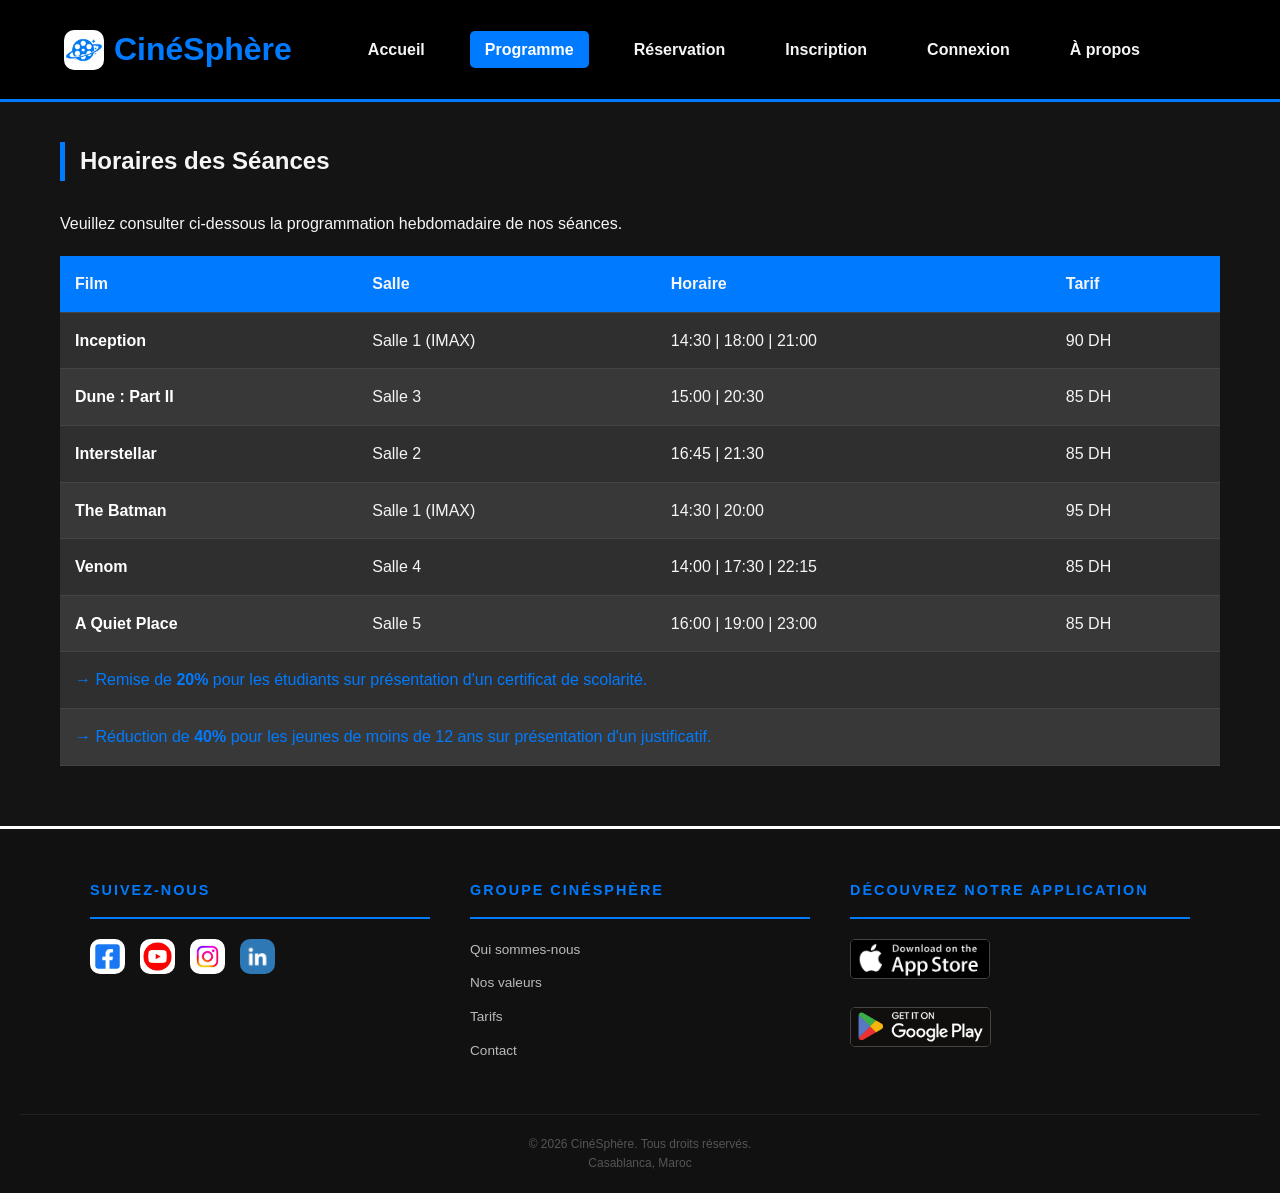
<file: Projet_CineSphere_Bouhamla_Oussama_G11/planning.html>
<!DOCTYPE html>

<html lang="fr">

<head>

    <meta charset="UTF-8">
    <meta name="viewport" content="width=device-width, initial-scale=1.0">
    <title>CinéSphère | Programme & Tarifs</title>
    <link rel="stylesheet" href="css/styles.css">
    <link rel="icon" type="image/jpg" href="images/logo.jpg">

</head>

<body>

    <header>

        <h1 class="logo">
            <img src="images/logo.jpg" alt="Logo de CinéSphère">
            CinéSphère
        </h1>
        
        <nav>
            <ul>
                <li><a href="index.html">Accueil</a></li>
                <li><a href="planning.html" class="active">Programme</a></li>
                <li><a href="booking.html">Réservation</a></li>
                <li><a href="signup.html">Inscription</a></li>
                <li><a href="login.html">Connexion</a></li>
                <li><a href="about.html">À propos</a></li>
            </ul>
        </nav>
    </header>

    <main>

        <section>
            <h2>Horaires des Séances</h2>
            <p>Veuillez consulter ci-dessous la programmation hebdomadaire de nos séances.</p>

            <table class="schedule-table">
                <thead>
                    <tr>
                        <th>Film</th>
                        <th>Salle</th>
                        <th>Horaire</th>
                        <th>Tarif</th>
                    </tr>
                </thead>
                <tbody>
                    <tr>
                        <td><a href="index.html#details-inception" title="Consulter ce film"><strong>Inception</strong></a></td>
                        <td>Salle 1 (IMAX)</td>
                        <td>14:30 | 18:00 | 21:00</td>
                        <td>90 DH</td>
                    </tr>
                    <tr>
                        <td><a href="index.html#details-dune" title="Consulter ce film"><strong>Dune : Part II</strong></a></td>
                        <td>Salle 3</td>
                        <td>15:00 | 20:30</td>
                        <td>85 DH</td>
                    </tr>
                    <tr>
                        <td><a href="index.html#details-interstellar" title="Consulter ce film"><strong>Interstellar</strong></a></td>
                        <td>Salle 2</td>
                        <td>16:45 | 21:30</td>
                        <td>85 DH</td>
                    </tr>
                    <tr>
                        <td><a href="index.html#details-batman" title="Consulter ce film"><strong>The Batman</strong></a></td>
                        <td>Salle 1 (IMAX)</td>
                        <td>14:30 | 20:00</td>
                        <td>95 DH</td>
                    </tr>
                    <tr>
                        <td><a href="index.html#details-venom" title="Consulter ce film"><strong>Venom</strong></a></td>
                        <td>Salle 4</td>
                        <td>14:00 | 17:30 | 22:15</td>
                        <td>85 DH</td>
                    </tr>
                    <tr>
                        <td><a href="index.html#details-quiet" title="Consulter ce film"><strong>A Quiet Place</strong></a></td>
                        <td>Salle 5</td>
                        <td>16:00 | 19:00 | 23:00</td>
                        <td>85 DH</td>
                    </tr>

                </tbody>
                <tfoot>
                    <tr>
                        <td colspan="4" class="promo-text">→ Remise de <strong>20%</strong> pour les étudiants sur présentation d'un certificat de scolarité.</td> 
                    </tr>
                    <tr>
                        <td colspan="4" class="promo-text">→ Réduction de <strong>40%</strong> pour les jeunes de moins de 12 ans sur présentation d'un justificatif.</td>
                    </tr>
                </tfoot>
            </table>
        </section>

       
    </main>

    <footer class="site-footer">

        <div class="footer-container">
            
        <div class="footer-column">
                <h3>Suivez-nous</h3>
                <hr>
                <div class="social-icons"> 
                    <a href="https://www.facebook.com" target="_blank" rel="noopener noreferrer"><img src="images/logo-face.png" alt="Facebook"></a>
                    <a href="https://www.youtube.com" target="_blank" rel="noopener noreferrer"><img src="images/logo-you.png" alt="YouTube"></a>
                    <a href="https://www.instagram.com" target="_blank" rel="noopener noreferrer"><img src="images/logo-insta.jpg" alt="Instagram"></a>
                    <a href="https://www.linkedin.com" target="_blank" rel="noopener noreferrer"><img src="images/logo-in.png" alt="LinkedIn"></a>
                </div>
            </div>

            <div class="footer-column">
                <h3>Groupe CinéSphère</h3>
                <hr>
                <ul>
                    <li><a href="about.html#qui-sommes-nous">Qui sommes-nous</a></li>
                    <li><a href="about.html#nos-valeurs">Nos valeurs</a></li>
                    <li><a href="planning.html">Tarifs</a></li>
                    <li><a href="about.html#contact">Contact</a></li>
                </ul>
            </div>

            <div class="footer-column">
                <h3>Découvrez notre application</h3>
                <hr>
                <div class="app-badges">
                    <a href="https://www.apple.com/fr/app-store/" class="badge-link" target="_blank" rel="noopener noreferrer">
                        <img src="images/app-logo.png" alt="App Store">
                    </a>
                    <a href="https://play.google.com/store/apps?hl=fr" class="badge-link" target="_blank" rel="noopener noreferrer">
                        <img src="images/play-logo.png" alt="Google Play">
                    </a>
                </div>
            </div>

        </div>

        <div class="footer-bottom">
            <p>© 2026 CinéSphère. Tous droits réservés.</p>
            <p>Casablanca, Maroc</p>
        </div>

    </footer>

</body>

</html>
</file>
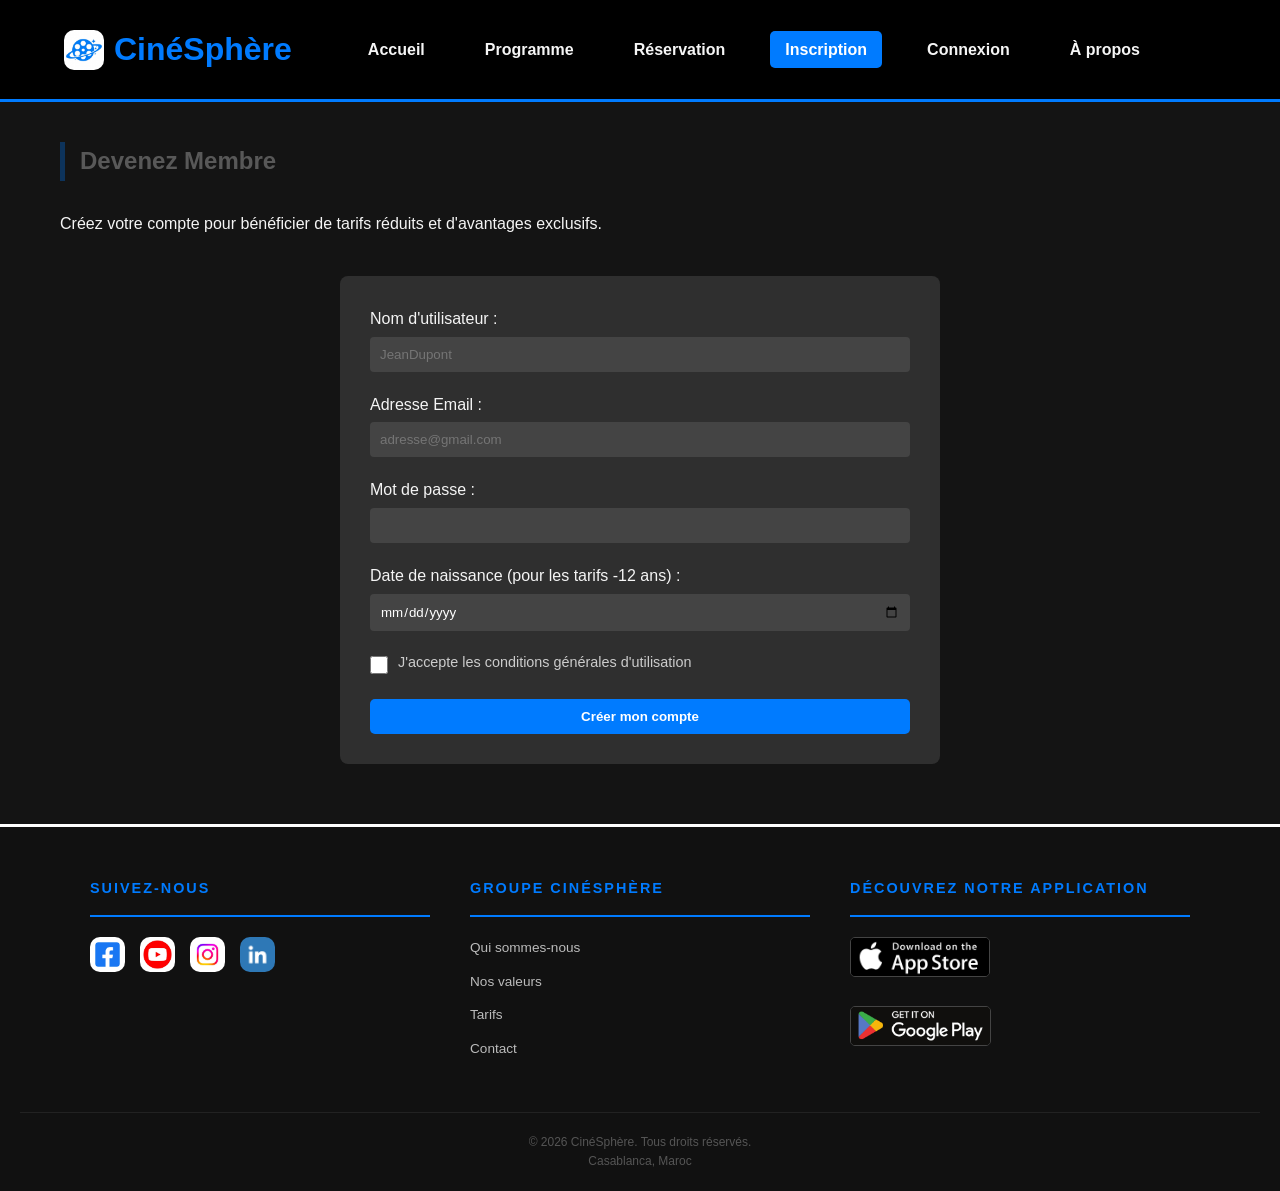
<file: Projet_CineSphere_Bouhamla_Oussama_G11/signup.html>
<!DOCTYPE html>

<html lang="fr">

<head>

    <meta charset="UTF-8">
    <meta name="viewport" content="width=device-width, initial-scale=1.0">
    <title>CinéSphère | Inscription</title>
    <link rel="stylesheet" href="css/styles.css">
    <link rel="icon" type="image/jpg" href="images/logo.jpg">

</head>

<body>

    <header>

        <h1 class="logo">
            <img src="images/logo.jpg" alt="Logo de CinéSphère">
            CinéSphère
        </h1>
        
        <nav>
            <ul>
                <li><a href="index.html">Accueil</a></li>
                <li><a href="planning.html">Programme</a></li>
                <li><a href="booking.html">Réservation</a></li>
                <li><a href="signup.html" class="active">Inscription</a></li>
                <li><a href="login.html">Connexion</a></li>
                <li><a href="about.html">À propos</a></li>
            </ul>
        </nav>

    </header>

    <main>

        <section class="form-container">
            <h2 class="effet-pulse">Devenez Membre</h2>
            <p>Créez votre compte pour bénéficier de tarifs réduits et d'avantages exclusifs.</p>

            <form id="signup-form">
                <div class="form-group">
                    <label for="username">Nom d'utilisateur :</label>
                    <input type="text" id="username" name="username" required placeholder="JeanDupont">
                </div>

                <div class="form-group">
                    <label for="email">Adresse Email :</label>
                    <input type="email" id="email" name="email" required placeholder="adresse@gmail.com">
                </div>

                <div class="form-group">
                    <label for="password">Mot de passe :</label>
                    <input type="password" id="password" name="password" required minlength="8">
                </div>

                <div class="form-group">
                    <label for="birthdate">Date de naissance (pour les tarifs -12 ans) :</label>
                    <input type="date" id="birthdate" name="birthdate">
                </div>

                <div class="form-check">
                    <input type="checkbox" id="accept-cgu" name="terms" required>
                    <label for="accept-cgu">J'accepte les conditions générales d'utilisation</label>
                </div>

                <button type="submit" id="btn-submit">Créer mon compte</button>

            </form>
        </section>

    </main>

    <footer class="site-footer">

        <div class="footer-container">
            
        <div class="footer-column">
                <h3>Suivez-nous</h3>
                <hr>
                <div class="social-icons"> 
                    <a href="https://www.facebook.com" target="_blank" rel="noopener noreferrer"><img src="images/logo-face.png" alt="Facebook"></a>
                    <a href="https://www.youtube.com" target="_blank" rel="noopener noreferrer"><img src="images/logo-you.png" alt="YouTube"></a>
                    <a href="https://www.instagram.com" target="_blank" rel="noopener noreferrer"><img src="images/logo-insta.jpg" alt="Instagram"></a>
                    <a href="https://www.linkedin.com" target="_blank" rel="noopener noreferrer"><img src="images/logo-in.png" alt="LinkedIn"></a>
                </div>
            </div>

            <div class="footer-column">
                <h3>Groupe CinéSphère</h3>
                <hr>
                <ul>
                    <li><a href="about.html#qui-sommes-nous">Qui sommes-nous</a></li>
                    <li><a href="about.html#nos-valeurs">Nos valeurs</a></li>
                    <li><a href="planning.html">Tarifs</a></li>
                    <li><a href="about.html#contact">Contact</a></li>
                </ul>
            </div>

            <div class="footer-column">
                <h3>Découvrez notre application</h3>
                <hr>
                <div class="app-badges">
                    <a href="https://www.apple.com/fr/app-store/" class="badge-link" target="_blank" rel="noopener noreferrer">
                        <img src="images/app-logo.png" alt="App Store">
                    </a>
                    <a href="https://play.google.com/store/apps?hl=fr" class="badge-link" target="_blank" rel="noopener noreferrer">
                        <img src="images/play-logo.png" alt="Google Play">
                    </a>
                </div>
            </div>

        </div>

        <div class="footer-bottom">
            <p>© 2026 CinéSphère. Tous droits réservés.</p>
            <p>Casablanca, Maroc</p>
        </div>

    </footer>

    <script src="js/signup.js"></script>
    <script src="js/pulse.js"></script>

</body>

</html>
</file>
<file: Projet_CineSphere_Bouhamla_Oussama_G11/css/styles.css>
/* Active des scrolls fluides si on se déplace dans la même page */
html 
{
    scroll-behavior: smooth;
}


/* Variables globales des couleurs du site CinéSphère */
:root 
{
    --primary-color: #007bff; 
    --bg-dark: #141414;      
    --text-light: #f5f5f5;   
    --card-bg: #2f2f2f;      
}


/* Police globale */
* {
    margin: 0;
    padding: 0;
    box-sizing: border-box;
    font-family: 'Segoe UI', Tahoma, Geneva, Verdana, sans-serif;
}


/* Style général du corps de chaque page */
body 
{
    background-color: var(--bg-dark);
    color: var(--text-light);
    line-height: 1.6;
}


/* Style de la barre de navigation */
header 
{
    background-color: #000;
    padding: 1.5rem 5%; 
    display: flex;
    justify-content: space-between;
    align-items: center;
    border-bottom: 3px solid var(--primary-color);
}


/* Titre 'CinéSphère' */
header h1 
{
    font-size: 2rem;
    color: var(--primary-color);
    margin: 0; 
}

/* Occupe l'espace restant du header */
nav 
{
    flex-grow: 1; 
}


/* Liste des liens de navigation */
nav ul 
{
    list-style: none;
    display: flex;
    justify-content: center; 
    gap: 30px;
    margin: 0;
    padding: 0;
}


/* Style des liens + Effet hover */
nav a 
{
    text-decoration: none;
    color: var(--text-light);
    font-weight: bold;
    padding: 10px 15px;
    transition: 0.3s;
}

nav a:hover 
{
    color: var(--primary-color);
}


/* Style page actif */
nav a.active 
{
    color:white;
    background-color: var(--primary-color);
    border-radius: 5px;
}


/* Centrer le contenu principal */
main
{
    max-width: 1200px;
    margin: 40px auto;
    padding: 0 20px;
}


/* Style titre de section de la page */
h2 
{
    margin-bottom: 30px;
    margin-top: 30px;
    border-left: 5px solid var(--primary-color);
    padding-left: 15px;
}


/* Slider horizontal des films */
.movie-slider 
{
    display: flex; 
    overflow-x: auto; 
    gap: 20px;
    padding: 20px 0;
    scroll-behavior: smooth; 
}


/* Style scrollbar */
.movie-slider::-webkit-scrollbar 
{
    height: 8px;
}

.movie-slider::-webkit-scrollbar-thumb 
{
    background: var(--primary-color);
    border-radius: 10px;
}


/* Carte des films*/
.movie-card 
{
    min-width: 250px; /* Force chaque carte à garder cette largeur */
    flex: 0 0 auto;   /* Empêche les cartes de rétrécir */
    background-color: var(--card-bg);
    border-radius: 10px;
    transition: transform 0.3s;
}

.movie-card:hover 
{
    transform: scale(1.05); /* Effet d'agrandissement au survol */
}


/* Image du film */
.movie-card img 
{
    width: 100%;
    height: 350px;
    object-fit: cover;
}

.movie-card h3, .movie-card p, .movie-card a 
{
    padding: 15px;
}

/* Tableaux (Zebra-striping) */
table 
{
    width: 100%;
    border-collapse: collapse;
    margin-top: 20px;
    background: var(--card-bg);
}

th, td 
{
    padding: 15px;
    text-align: left;
    border-bottom: 1px solid #444;
}

table a
{
    color: white;
    text-decoration: none;
    
}
table a:hover
{
    text-decoration: underline;
}

th 
{
    background-color: var(--primary-color);
}

tr:nth-child(even) 
{
    background-color: #383838; 
}


form
{
    background: var(--card-bg);
    padding: 30px;
    border-radius: 8px;
    max-width: 600px;
    margin: auto;
    margin-top: 40px;
}

.form-group 
{
    margin-bottom: 20px;
}

label 
{
    display: block;
    margin-bottom: 5px;
}

input, select 
{
    width: 100%;
    padding: 10px;
    border-radius: 4px;
    border: none;
    background: #444;
    color: white;
}


/* Style commun des boutons 'confirmer la réservation','créer mon compte' et 'se connecter' */
#btn-submit, #btn-book, #btn-login
{
    display: inline-block;
    background-color: var(--primary-color);
    color: white;
    padding: 10px 20px;
    border: none;
    border-radius: 5px;
    cursor: pointer;
    text-decoration: none;
    font-weight: bold;
    width: 100%;
    text-align: center;
}

#btn-submit:disabled, #btn-book:disabled , #btn-login:disabled
{
    background-color: lightgray;
    color: green;
    cursor: not-allowed;
}

/* Effet tablette,mobile */
@media (max-width: 768px) 
{
    nav ul 
    {
        flex-direction: column;
        align-items: center;
    }
    
    header h1 
    {
        font-size: 1.8rem;
    }
}

.footer-column 
{
    flex: 1;
    min-width: 200px;
}

.social-icons a 
{
    display: block;
    color: #ccc;
    text-decoration: none;
    margin-bottom: 10px;
    transition: 0.3s;
}

.social-icons a:hover 
{
    color: #fff;
    transform: translateX(5px); /* Petit effet de mouvement au survol */
}

.app-badges 
{
    display: flex;
    flex-direction: column;
    gap: 10px;
}

.badge-link img 
{
    height: 40px; /* Taille uniforme pour les logos de stores */
    width: auto;
    border: 1px solid #444;
    border-radius: 5px;
}

.site-footer 
{
    background-color: #111;
    color: #fff;
    padding: 50px 20px 20px;
    margin-top: 60px;
    border-top: 3px solid white;
}

.footer-container 
{
    max-width: 1100px;
    margin: 0 auto;
    display: flex;
    justify-content: space-between;
    flex-wrap: wrap;
    gap: 40px;
}

.footer-column h3
{
    font-size: 0.9rem;
    color: var(--primary-color);
    margin-bottom: 15px;
    text-transform: uppercase;
    letter-spacing: 2px; 
}


/* Style commun pour tous les liens du footer */
.footer-column a 
{
    display: block;
    color: #bbb;
    text-decoration: none;
    font-size: 0.85rem;
    margin-bottom: 12px;
    transition: color 0.3s, transform 0.3s;
}

.footer-column a:hover 
{
    color: #fff;
    transform: translateX(3px);
}

.footer-bottom 
{
    text-align: center;
    border-top: 1px solid #222;
    margin-top: 40px;
    padding-top: 20px;
    font-size: 0.75rem;
    color: #555;
}


/* Style spécifique pour la page À propos */
.about-content 
{
    margin-bottom: 40px;
    text-align: justify;
}

.info-grid 
{
    display: grid;
    grid-template-columns: repeat(auto-fit, minmax(280px, 1fr));
    gap: 20px;
    margin-top: 30px;
}

.info-card 
{
    background-color: var(--card-bg);
    padding: 20px;
    border-radius: 8px;
    border-top: 4px solid var(--primary-color);
}

.info-card h3
{
    padding-bottom: 10px;
    color: var(--primary-color);
}

.credits 
{
    margin-top: 50px;
    padding: 20px;
    border: 1px dashed #555;
    text-align: center;
    color: #aaa;
}

.movie-details-section
{
    padding: 50px 5%;
}

.movie-detail-card
 {
    background: var(--card-bg);
    margin-bottom: 40px;
    padding: 25px;
    border-radius: 15px;
    border-left: 6px solid var(--primary-color);
    box-shadow: 0 5px 15px rgba(0,0,0,0.3);
}

.detail-header
{
    display: flex; /* Aligne Image et Info côte à côte */
    gap: 30px;
    margin-bottom: 20px;
}

.detail-img img 
{
    width: 150px; /* Taille fixe pour l'image à gauche */
    height: 240px;
    object-fit: cover;
    border-radius: 8px;
}

.detail-info h3 
{
    font-size: 1.8rem;
    color: var(--primary-color);
    margin-bottom: 15px;
}

.detail-info ul 
{
    list-style: none;
    padding: 0;
}

.detail-info li 
{
    margin-bottom: 8px;
    font-size: 1.1rem;
}

.detail-description 
{
    border-top: 1px solid #444;
    padding-top: 15px;
    line-height: 1.6;
    color: #ccc;
    text-align: justify;
}

@media (max-width: 600px) 
{
    .detail-header 
    {
        flex-direction: column;
        align-items: center;
        text-align: center;
    }
}

.card-buttons 
{
    display: flex;
    gap: 10px;
    justify-content: center;
    padding: 0 10px 15px 10px;
}

.movie-card .btn 
{
    flex: 1;
    padding: 8px 12px;
    font-size: 0.9rem;
}


/* Style commun pour les boutons Réserver et Consulter */
.card-buttons .btn, 
.card-buttons .btn-info 
{
    flex: 1;                /* Largeur identique pour les deux */
    padding: 10px 5px;
    font-size: 0.85rem;
    font-weight: bold;
    text-align: center;
    text-decoration: none;
    border-radius: 5px;
    transition: all 0.3s ease;
    cursor: pointer;

    /* ÉTAT PAR DÉFAUT : Gris clair */
    background-color: #d1d1d1; 
    color: #333;              
    border: 1px solid #bbb;    /* Bordure légèrement plus foncée */

}

.card-buttons .btn:hover, 
.card-buttons .btn-info:hover 
{
    background-color: var(--primary-color);
    color: #ffffff;            
    border-color: #0056b3;     
    transform: translateY(-3px); 
    box-shadow: 0 4px 8px rgba(0, 123, 255, 0.3);
}

.back-link , #adresse
{
    display: inline-block;
    margin-top: 15px;
    color: #888; 
    text-decoration: none; 
    font-size: 0.9rem;
    transition: all 0.3s ease;
}

.back-link:hover , #adresse:hover
{
    color: var(--primary-color);
    text-decoration: underline; 
    transform: translateY(-2px); 
}

.form-check 
{
    display: flex;
    align-items: center; 
    gap: 10px;           
    margin: 20px 0;      
    font-size: 0.9rem;
    color: #ccc;        
    cursor: pointer;
}

.form-check input[type="checkbox"] 
{
    width: 18px;         
    height: 18px;
    cursor: pointer;
    accent-color: var(--primary-color);
}

.form-check label 
{
    cursor: pointer;     
}

.logo 
{
    display: flex;
    align-items: center;
    gap: 10px; 
}

.logo img 
{
    width: 40px;   
    height: auto;
    border-radius: 10px;
}

.social-icons 
{
    display: flex;       
    flex-direction: row; 
    gap: 15px;          
    justify-content: flex-start; 
    align-items: center;
}

.social-icons img 
{
    width: 35px;        
    height: auto;
    border-radius: 10px;
}

.footer-column hr
 {
    border: 1px solid var(--primary-color);
    margin-top: 0;
    margin-bottom: 20px;
}

.footer-column ul 
{
    padding-left: 0;       
    list-style-position: inside;
    list-style-type: none; 
    margin-left: 0;        
}

.promo-text 
{
    color: var(--primary-color);
}

.detail-trailer
{
    margin: 20px 0;
    border-radius: 8px;
    overflow: hidden; 
    box-shadow: 0 4px 10px rgba(0,0,0,0.3);
}

.movie-slider h3
{
    text-align: center;
}

.form-message 
{
    margin-top: 10px;
    font-size: 0.9rem;
    font-weight: normal;
}

.form-message.error 
{
    color: #ff4d4d; 
}


/* Style vidéo */
.detail-trailer iframe 
{
    width: 100%;       
    aspect-ratio: 16 / 9; 
    border: 0;
}
</file>
